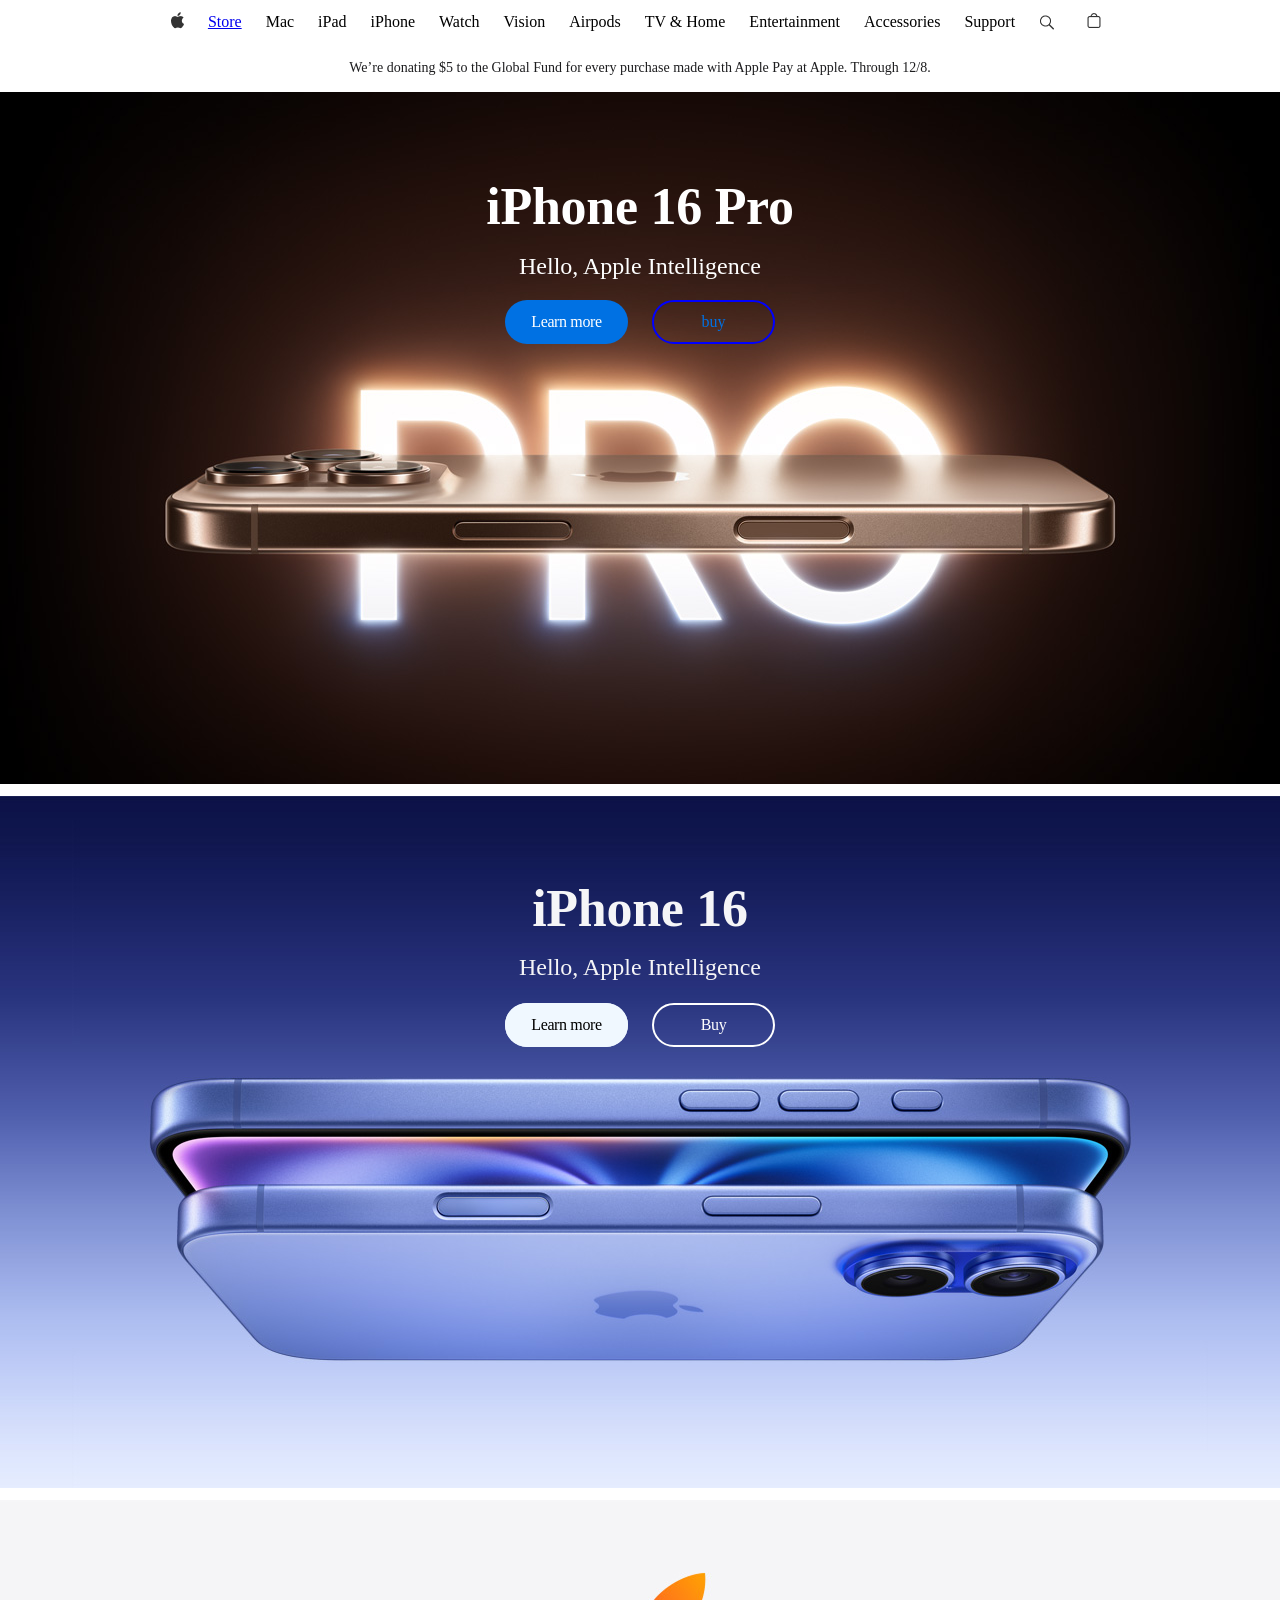
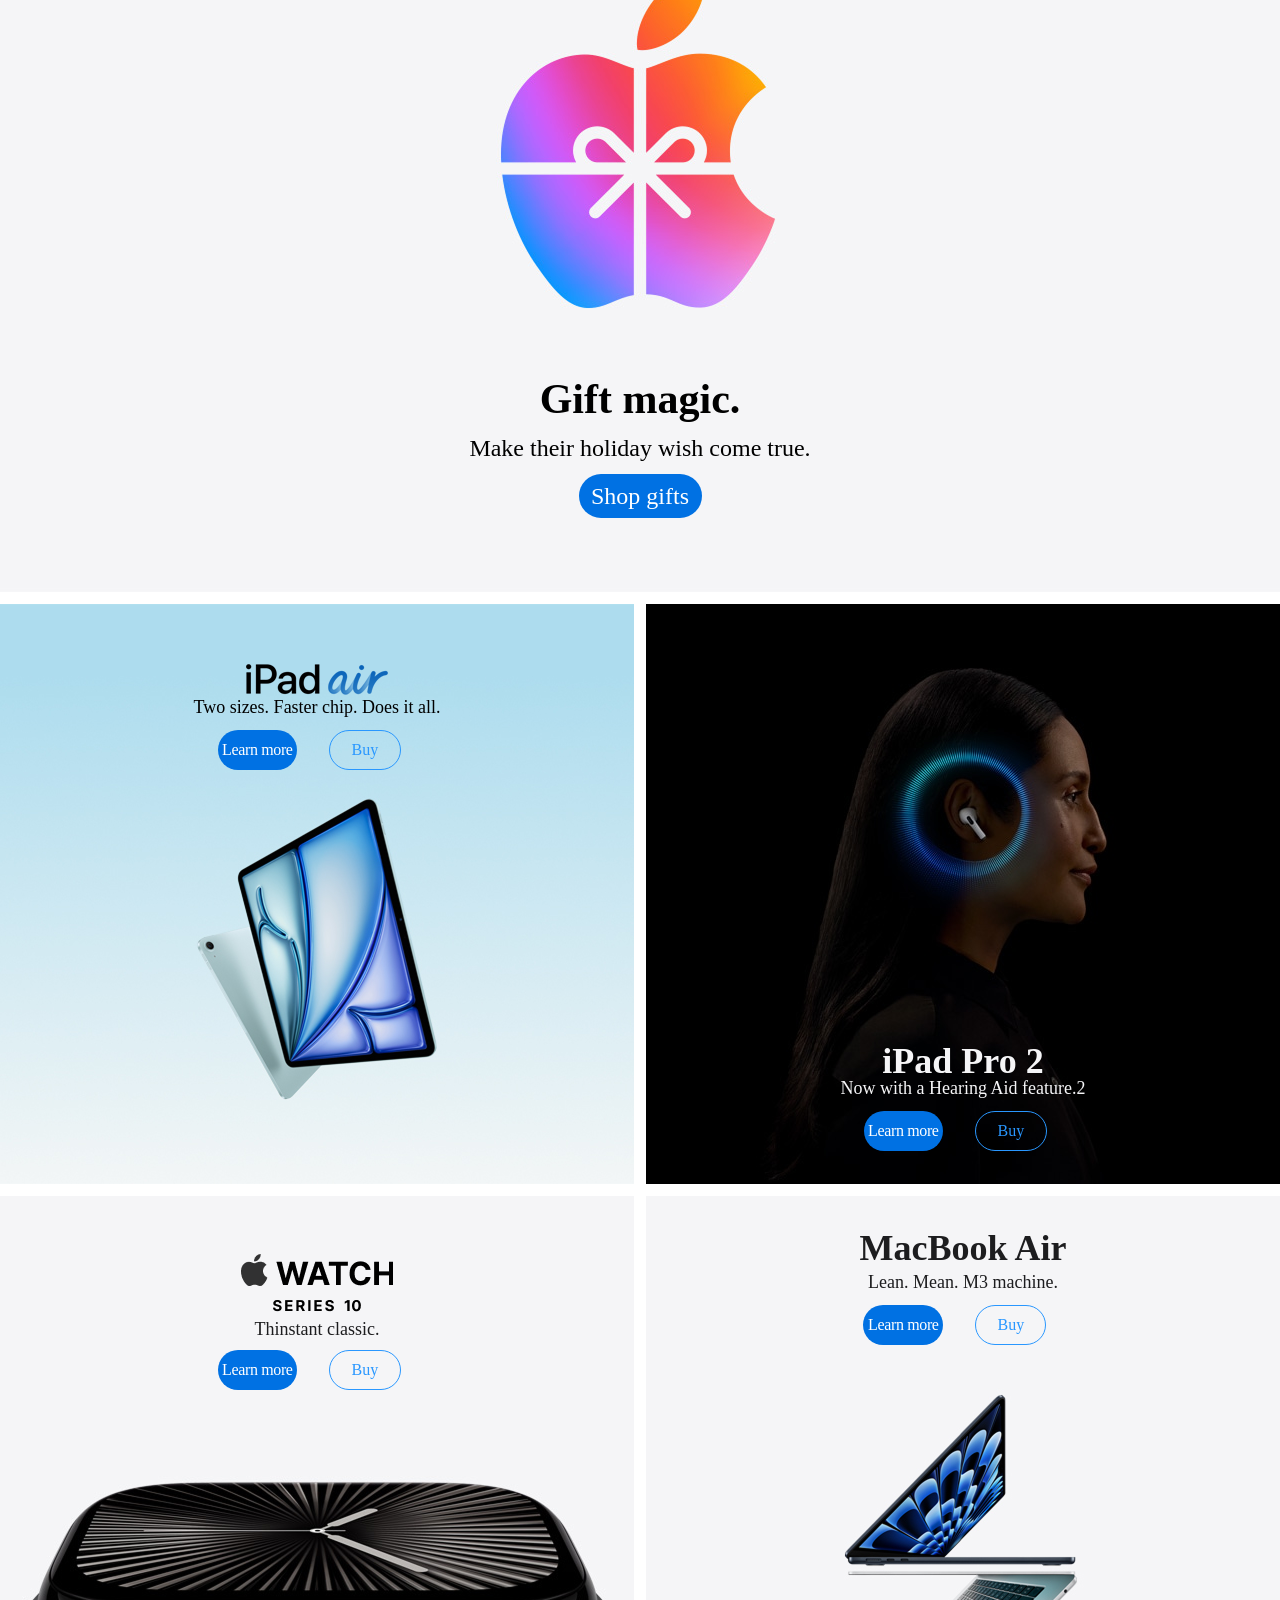
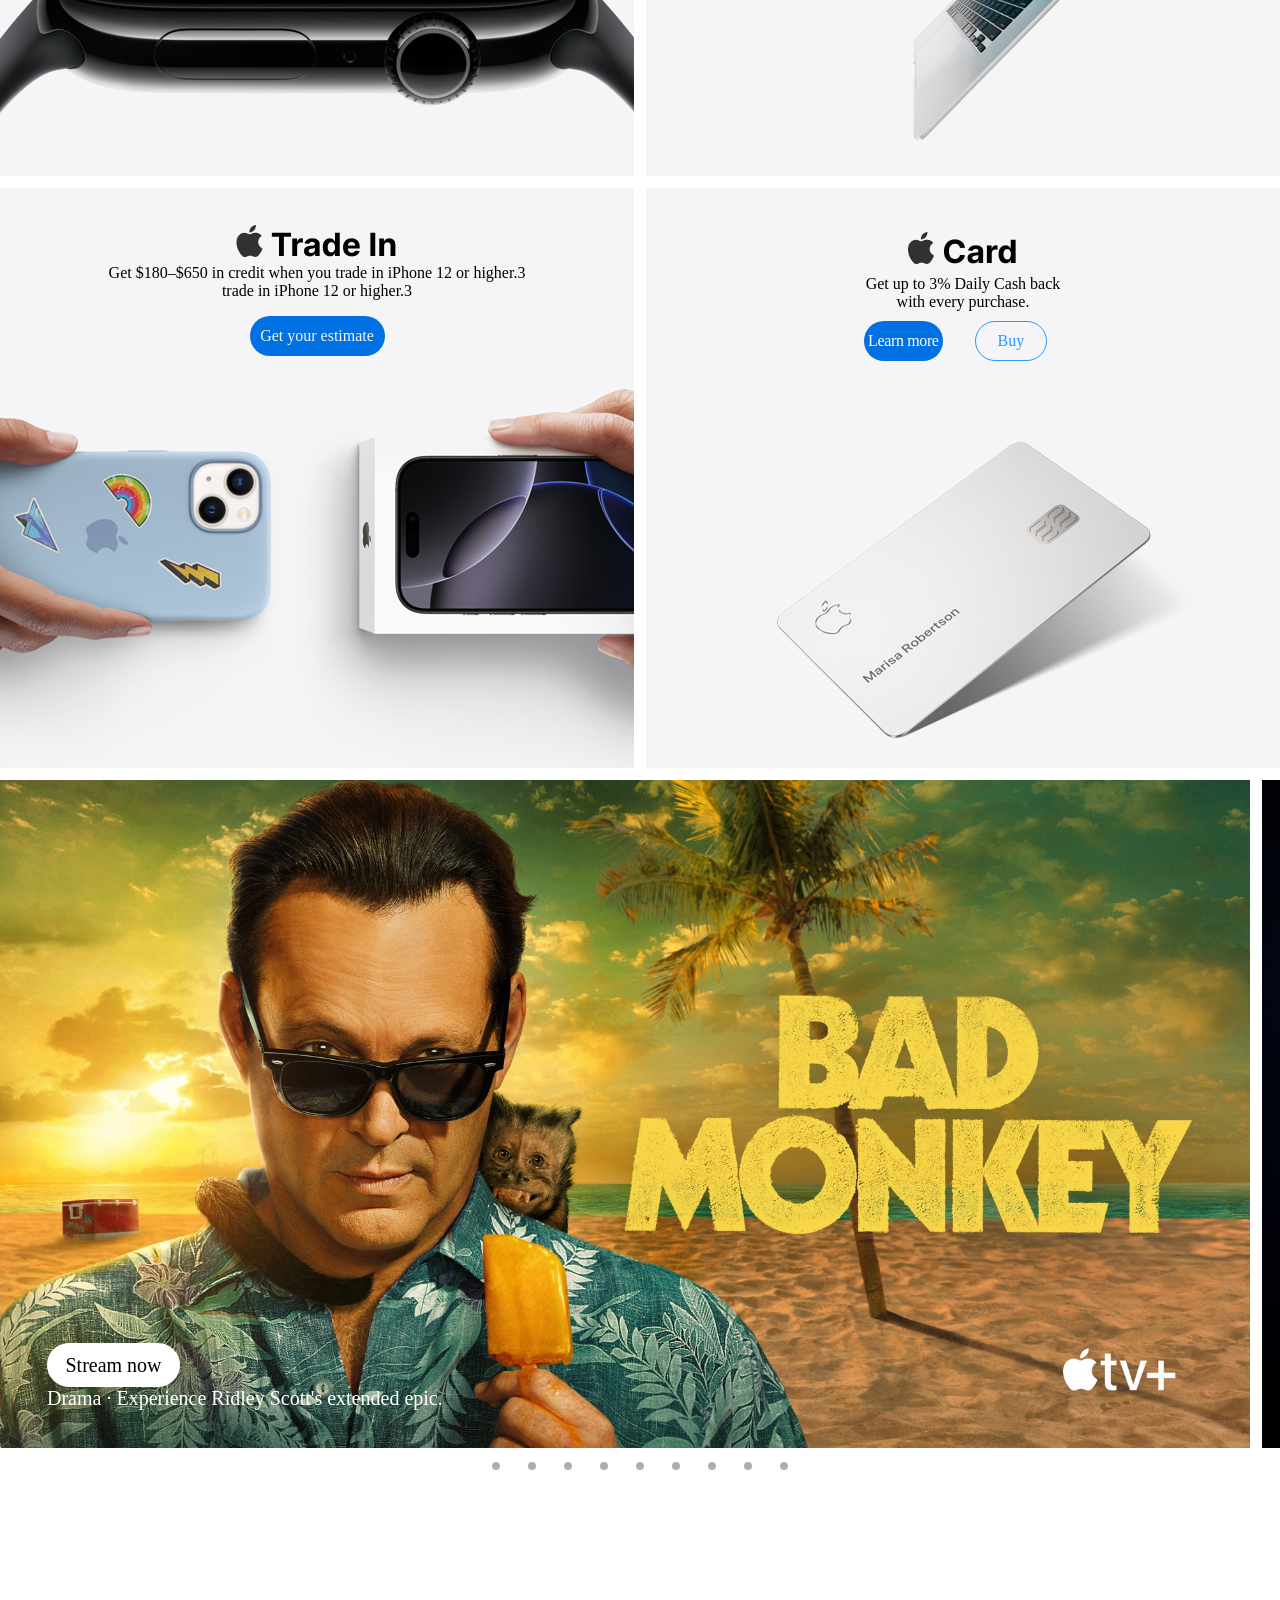
<file: index.html>
<!doctype html>
<html lang="en">
  <head>
    <meta charset="UTF-8" />
    <meta name="viewport" content="width=device-width, initial-scale=1.0" />
    <title>Document</title>
    <link rel="stylesheet" href="./apple.css" />
    <i class="fa-brands fa-apple"></i>
  </head>
  <body>
    <div class="header">
      <div class="head">
        <div class="apple-logo">
          <a href="index.html"><img src="apple-logo.png" alt="" /></a>
        </div>
        <div class="s"><a href="store.html">Store</a></div>
        <div class="s">Mac</div>
        <div class="s">iPad</div>
        <div class="s">iPhone</div>
        <div class="s">Watch</div>
        <div class="s">Vision</div>
        <div class="s">Airpods</div>
        <div class="s">TV & Home</div>
        <div class="s">Entertainment</div>
        <div class="s">Accessories</div>
        <div class="s">Support</div>
        <div class="search-icon"><img src="./search-icon.png" alt="" /></div>
        <div class="back"><img src="./Button - Shopping Bag.png" alt="" /></div>
      </div>
    </div>

    <div class="headbot">
      We’re donating $5 to the Global Fund for every purchase made with
      Apple Pay at Apple. Through 12/8.
    </div>
    <div class="zurag1">
      <div class="texts">
        <div class="zurag1title">iPhone 16 Pro</div>
        <div class="zurag1text">Hello, Apple Intelligence</div>
      </div>
      <div class="texts4">
        <div class="zurag1text1">Learn more</div>
        <div class="zurag1text2">buy</div>
      </div>
    </div>
    <div class="zurag2">
      <div class="zurag2text">iPhone 16</div>
      <div class="zurag2text1">Hello, Apple Intelligence</div>
      <div class="texts1">
        <div class="zurag2text2">
          <div class="zurag2text2">Learn more</div>
        </div>

        <div class="buy">Buy</div>
      </div>
    </div>
    <div class="zurag3">
      <div class="zurag3texts">
        <div class="zurag3text">Gift magic.</div>
        <div class="zurag3text1">Make their holiday wish come true.</div>
        <div class="zurag3text2">Shop gifts</div>
      </div>
    </div>
    <div class="fixphoto">
      <div class="photos">
        <div class="photo1">
          <div class="photo1alltext">
            <div class="photo1head1"></div>
            <div class="photo1text1">Two sizes. Faster chip. Does it all.</div>
            <div class="photo1texts1">
              <div class="photo1text2">Learn more</div>
              <div class="photo1text3">Buy</div>
            </div>
          </div>
        </div>
        <div class="photo2">
          <div class="photo2alltext">
            <div class="photo2text1">iPad Pro 2</div>
            <div class="photo2text2">Now with a Hearing Aid feature.2</div>
            <div class="photo1texts1">
              <div class="photo1text2">Learn more</div>
              <div class="photo1text3">Buy</div>
            </div>
          </div>
        </div>
      </div>
      <div class="photos2">
        <div class="photo3">
          <div class="photo3alltext">
            <div class="photo3text1"></div>
            <div class="photo3text2">Thinstant classic.</div>
            <div class="photo1texts1">
              <div class="photo1text2">Learn more</div>
              <div class="photo1text3">Buy</div>
            </div>
          </div>
        </div>
        <div class="photo4">
          <div class="photo4alltext">
            <div class="photo4text1">MacBook Air</div>
            <div class="photo4text2">Lean. Mean. M3 machine.</div>
            <div class="photo1texts1">
              <div class="photo1text2">Learn more</div>
              <div class="photo1text3">Buy</div>
            </div>
          </div>
        </div>
      </div>

      <div class="photos3">
        <div class="photo5">
          <div class="photo5alltext">
            <div class="photo5text1">
              <img src="./Frame 4 (1).png" alt="" />
            </div>
            <div class="photo5text2">
              Get $180–$650 in credit when you trade in iPhone 12 or higher.3
            </div>
            <div class="ter">trade in iPhone 12 or higher.3</div>
            <div class="getparent">
              <div class="getyour">Get your estimate</div>
            </div>
          </div>
        </div>
        <div class="photo6">
          <div class="photo6alltext">
            <div class="photo6text1">
              <img src="./Frame 4 (2).png" alt="" />
            </div>
            <div class="photo6text2">Get up to 3% Daily Cash back</div>
            <div>with every purchase.</div>
            <div class="photo1texts1">
              <div class="photo1text2">Learn more</div>
              <div class="photo1text3">Buy</div>
            </div>
          </div>
        </div>
      </div>
    </div>
    <div class="slide">
      <div
        id="item1"
        class="carousel-slide"
        style="--background-image: url(./appleslidphoto.jpg)"
        id="slide1"
      >
        <div class="carousel-info">
          <div class="carousel-info-button">Stream now</div>
          <span class="carousel-genre">Drama</span>
          <span class="carousel-separator">·</span>
          <span class="carousel-description"
            >Experience Ridley Scott's extended epic.</span
          >
        </div>
      </div>

      <div
        id="item2"
        class="carousel-slide"
        style="--background-image: url(./baseball.jpg)"
        id="slide2"
      >
        <div class="carousel-info">
          <div class="carousel-button">Stream now</div>
          <span class="carousel-genre">Comedy</span>
          <span class="carousel-separator">·</span>
          <span class="carousel-description">The shady side of paradise.</span>
        </div>
      </div>

      <div
        id="item3"
        class="carousel-slide"
        style="--background-image: url(./k-pop-idols.jpg)"
        id="slide3"
      >
        <div class="carousel-info">
          <div class="carousel-info-button">Stream now</div>
          <span class="carousel-genre">Action</span>
          <span class="carousel-separator">·</span>
          <span class="carousel-description">Worst. Heist. Ever.</span>
        </div>
      </div>

      <div
        id="item4"
        class="carousel-slide"
        style="background-image: url(./lady-in-the-lake1.jpg)"
        id="slide4"
      >
        <div class="carousel-info">
          <div class="carousel-info-button">Stream now</div>
          <span class="carousel-genre">Documentary</span>
          <span class="carousel-separator">·</span>
          <span class="carousel-description"
            >All that glitters isn't gold.</span
          >
        </div>
      </div>

      <div
        id="item5"
        class="carousel-slide"
        style="background-image: url(./morning-show.jpg)"
        id="slide5"
      >
        <div class="carousel-info">
          <div class="carousel-info-button">Stream now</div>
          <span class="carousel-description"
            >Watch Messi, every club, and every match--live.</span
          >
        </div>
      </div>

      <div
        id="item6"
        class="carousel-slide"
        style="--background-image: url(./napoleon.jpg)"
        id="slide6"
      >
        <div class="carousel-info">
          <div class="carousel-info-button">Stream now</div>
          <span class="carousel-genre">Crime</span>
          <span class="carousel-separator">·</span>
          <span class="carousel-description">Presume nothing.</span>
        </div>
      </div>

      <div
        id="item7"
        class="carousel-slide"
        style="--background-image: url(./pachinko.jpg)"
        id="slide7"
      >
        <div class="carousel-info">
          <div class="carousel-info-button">Stream now</div>
          <span class="carousel-genre">Drama</span>
          <span class="carousel-separator">·</span>
          <span class="carousel-description">New season.</span>
        </div>
      </div>

      <div
        id="item8"
        class="carousel-slide"
        style="--background-image: url(./pressumed-innocent.jpg)"
        id="slide8"
      >
        <div class="carousel-info">
          <div class="carousel-button">See the schedule</div>
          <span class="carousel-description"
            >Live MLB games, every Friday.</span
          >
        </div>

        <div
          id="item9"
          class="carousel-slide"
          style="--background-image: url(./season-pass.jpg)"
          id="slide9"
        >
          <div class="carousel-info">
            <div class="carousel-info-button">Stream now</div>
            <span class="carousel-genre">Thriller</span>
            <span class="carousel-separator">·</span>
            <span class="carousel-description"
              >Natalie Portman and Moses Ingram star in a visionary noir
              thriller.</span
            >
          </div>
        </div>
      </div>
    </div>
    <div class="bullets">
      <a href="#item1" class="bullet"></a>
      <a href="#item2" class="bullet"></a>
      <a href="#item3" class="bullet"></a>
      <a href="#item4" class="bullet"></a>
      <a href="#item5" class="bullet"></a>
      <a href="#item6" class="bullet"></a>
      <a href="#item7" class="bullet"></a>
      <a href="#item8" class="bullet"></a>
      <a href="#item9" class="bullet"></a>
    </div>
    <div class="slider-wrapper">
      <div class="slider">
        <div
          class="slider-item"
          style="--item: 1; --bg-color: rgb(20, 40, 56); --color: white"
        >
          <div class="slider-content">
            <div class="slider-image-small">
              <img class="slider-image" src="./1.jpg" alt="R&B Now" />
            </div>
            <p class="slider-title">R&B Now</p>
            <div class="slider-overlay">
              <button class="slider-button">Listen Now</button>
            </div>
          </div>
        </div>

        <div
          class="slider-item"
          style="--item: 2; --bg-color: #eae6e1; --color: black"
        >
          <div class="slider-content">
            <div class="slider-image-small">
              <img class="slider-image" src="./2.jpg" alt="Today's Country" />
            </div>
            <p class="slider-title">Today's Country</p>
            <div class="slider-overlay">
              <button class="slider-button">Listen Now</button>
            </div>
          </div>
        </div>

        <div class="slider-item" style="--item: 3">
          <div class="slider-content">
            <div class="slider-image-full">
              <img
                class="slider-image"
                src="./gurav.jpg"
                alt="Football Manager 2024 Touch"
              />
            </div>
            <p class="slider-caption">Football Manager 2024 Touch</p>
            <div class="slider-overlay">
              <button class="slider-button">Listen Now</button>
            </div>
          </div>
        </div>

        <div class="slider-item" style="--item: 4">
          <div class="slider-content">
            <div class="slider-image-full">
              <img
                class="slider-image"
                src="./four.jpg"
                alt="6 Weeks to Restart Your Fitness"
              />
            </div>
            <p class="slider-caption">6 Weeks to Restart Your Fitness</p>
            <div class="slider-overlay">
              <button class="slider-button">Listen Now</button>
            </div>
          </div>
        </div>

        <div class="slider-item" style="--item: 5">
          <div class="slider-content">
            <div class="slider-image-full">
              <img
                class="slider-image"
                src="five.jpg"
                alt="NBA 2k25 Arcade Edition"
              />
            </div>
            <p class="slider-caption">NBA 2k25 Arcade Edition</p>
            <div class="slider-overlay">
              <button class="slider-button">Listen Now</button>
            </div>
          </div>
        </div>

        <div class="slider-item" style="--item: 6">
          <div class="slider-content">
            <div class="slider-image-full">
              <img
                class="slider-image"
                src="./six.jpg"
                alt="Strength with Kyle"
              />
            </div>
            <p class="slider-caption">Strength with Kyle</p>
            <div class="slider-overlay">
              <button class="slider-button">Listen Now</button>
            </div>
          </div>
        </div>

        <div class="slider-item" style="--item: 7">
          <div class="slider-content">
            <div class="slider-image-full">
              <img
                class="slider-image"
                src="./seven.jpg"
                alt="Run your first 5K"
              />
            </div>
            <p class="slider-caption">Run your first 5K</p>
            <div class="slider-overlay">
              <button class="slider-button">Listen Now</button>
            </div>
          </div>
        </div>

        <div class="slider-item" style="--item: 8">
          <div class="slider-content">
            <div class="slider-image-small">
              <img
                class="slider-image"
                src="./egt.jpg"
                alt="Today's Indie Rock"
              />
            </div>
            <p class="slider-title">Today's Indie Rock</p>
            <div class="slider-overlay">
              <button class="slider-button">Listen Now</button>
            </div>
          </div>
        </div>

        <div class="slider-item" style="--item: 9">
          <div class="slider-content">
            <div class="slider-image-full">
              <img
                class="slider-image"
                src="./nine.jpg"
                alt="Hello Kitty Island Adventure"
              />
            </div>
            <p class="slider-caption">Hello Kitty Island Adventure</p>
            <div class="slider-overlay">
              <button class="slider-button">Listen Now</button>
            </div>
          </div>
        </div>

        <div
          class="slider-item"
          style="--item: 10; --bg-color: rgb(38, 38, 38)"
        >
          <div class="slider-content">
            <div class="slider-image-small">
              <img
                class="slider-image"
                src="./ten.jpg"
                alt="Strength with Kyle"
              />
            </div>
            <p class="slider-title">Strength with Kyle</p>
            <div class="slider-overlay">
              <button class="slider-button">Listen Now</button>
            </div>
          </div>
        </div>
      </div>
    </div>
  </body>
</html>
</file>
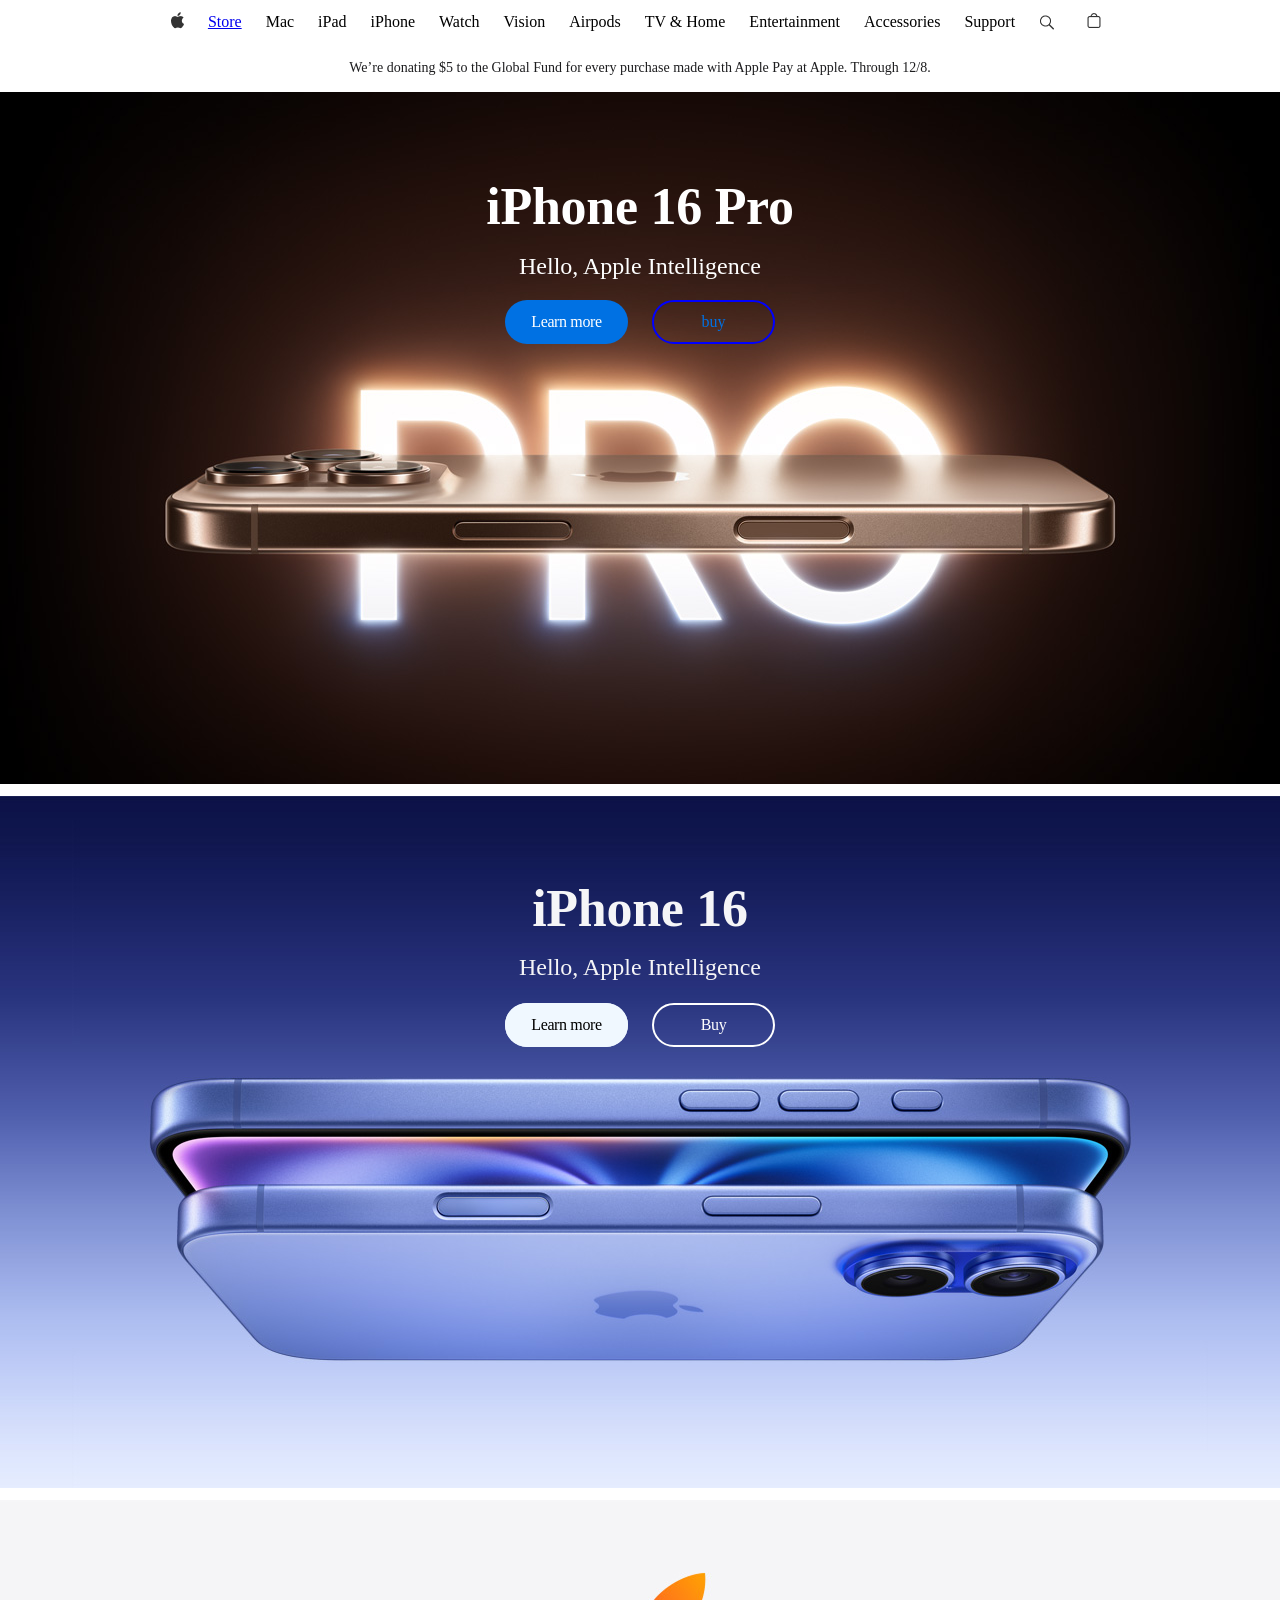
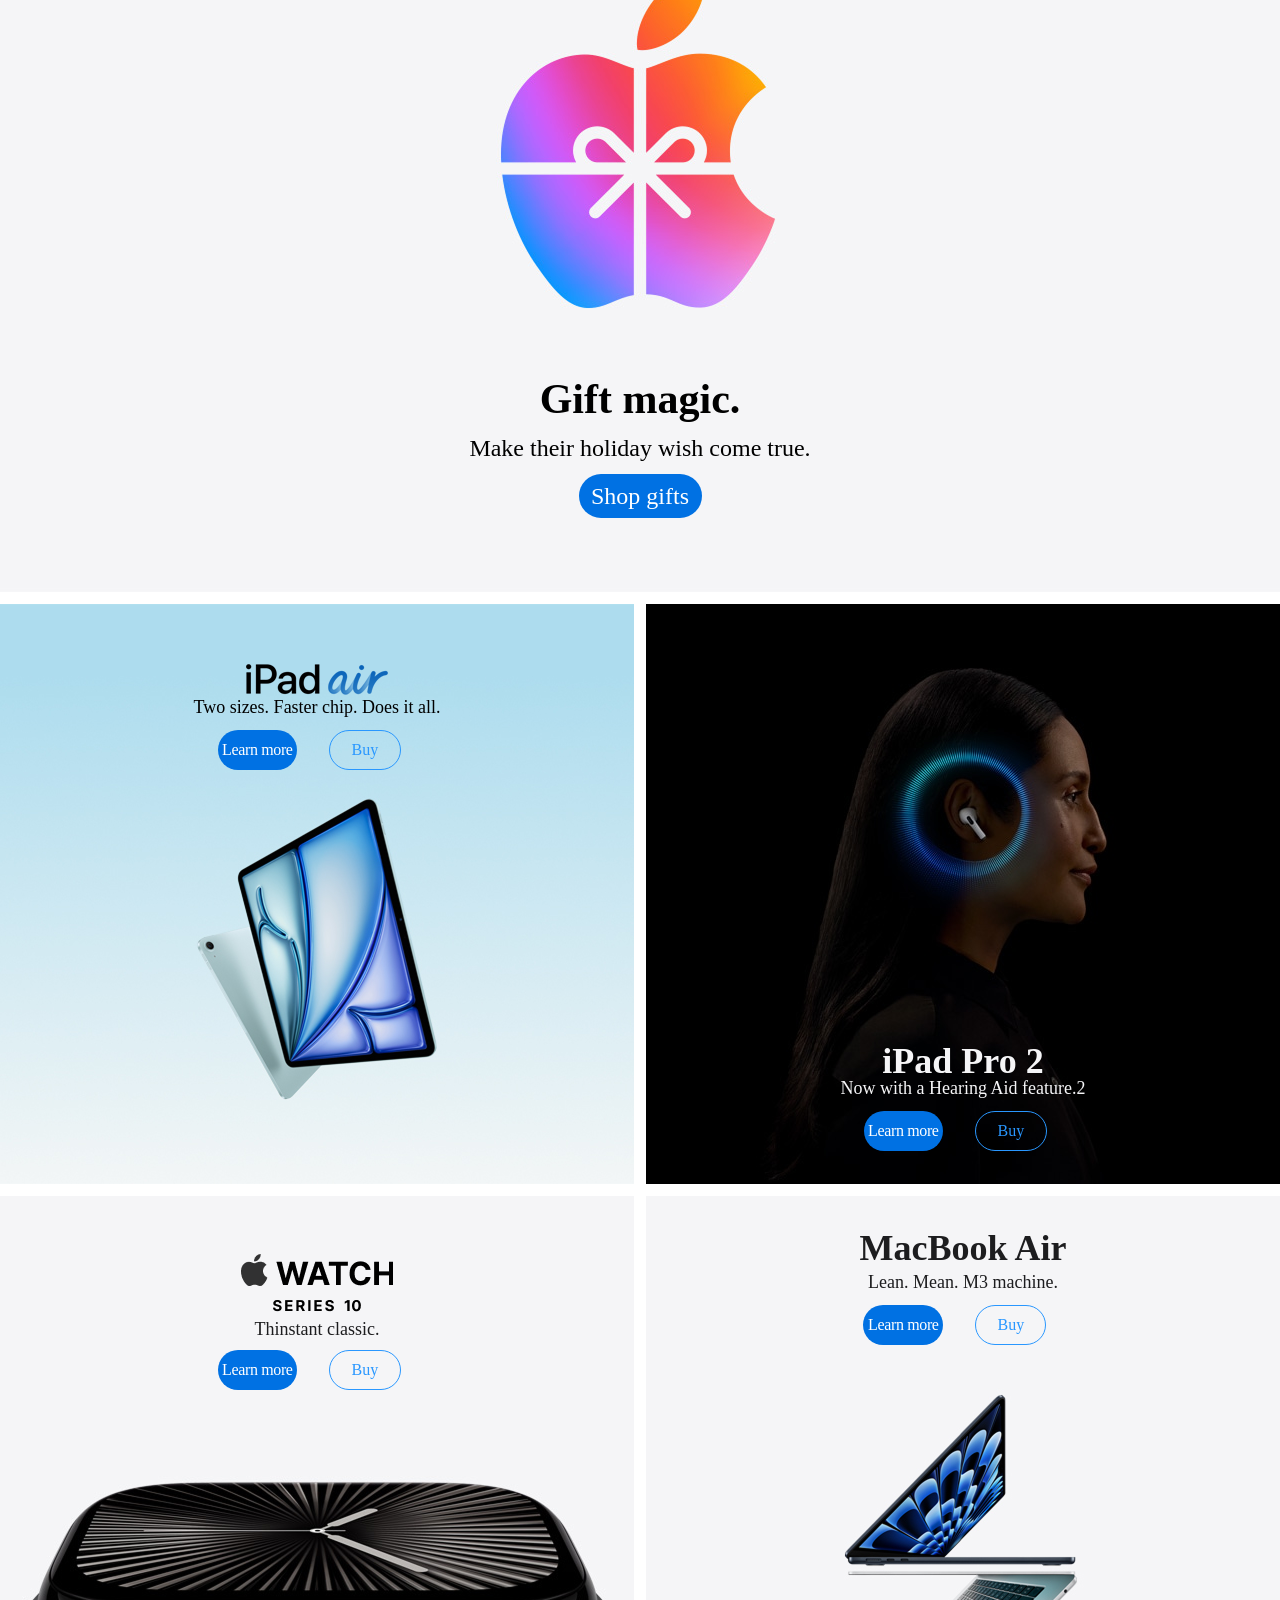
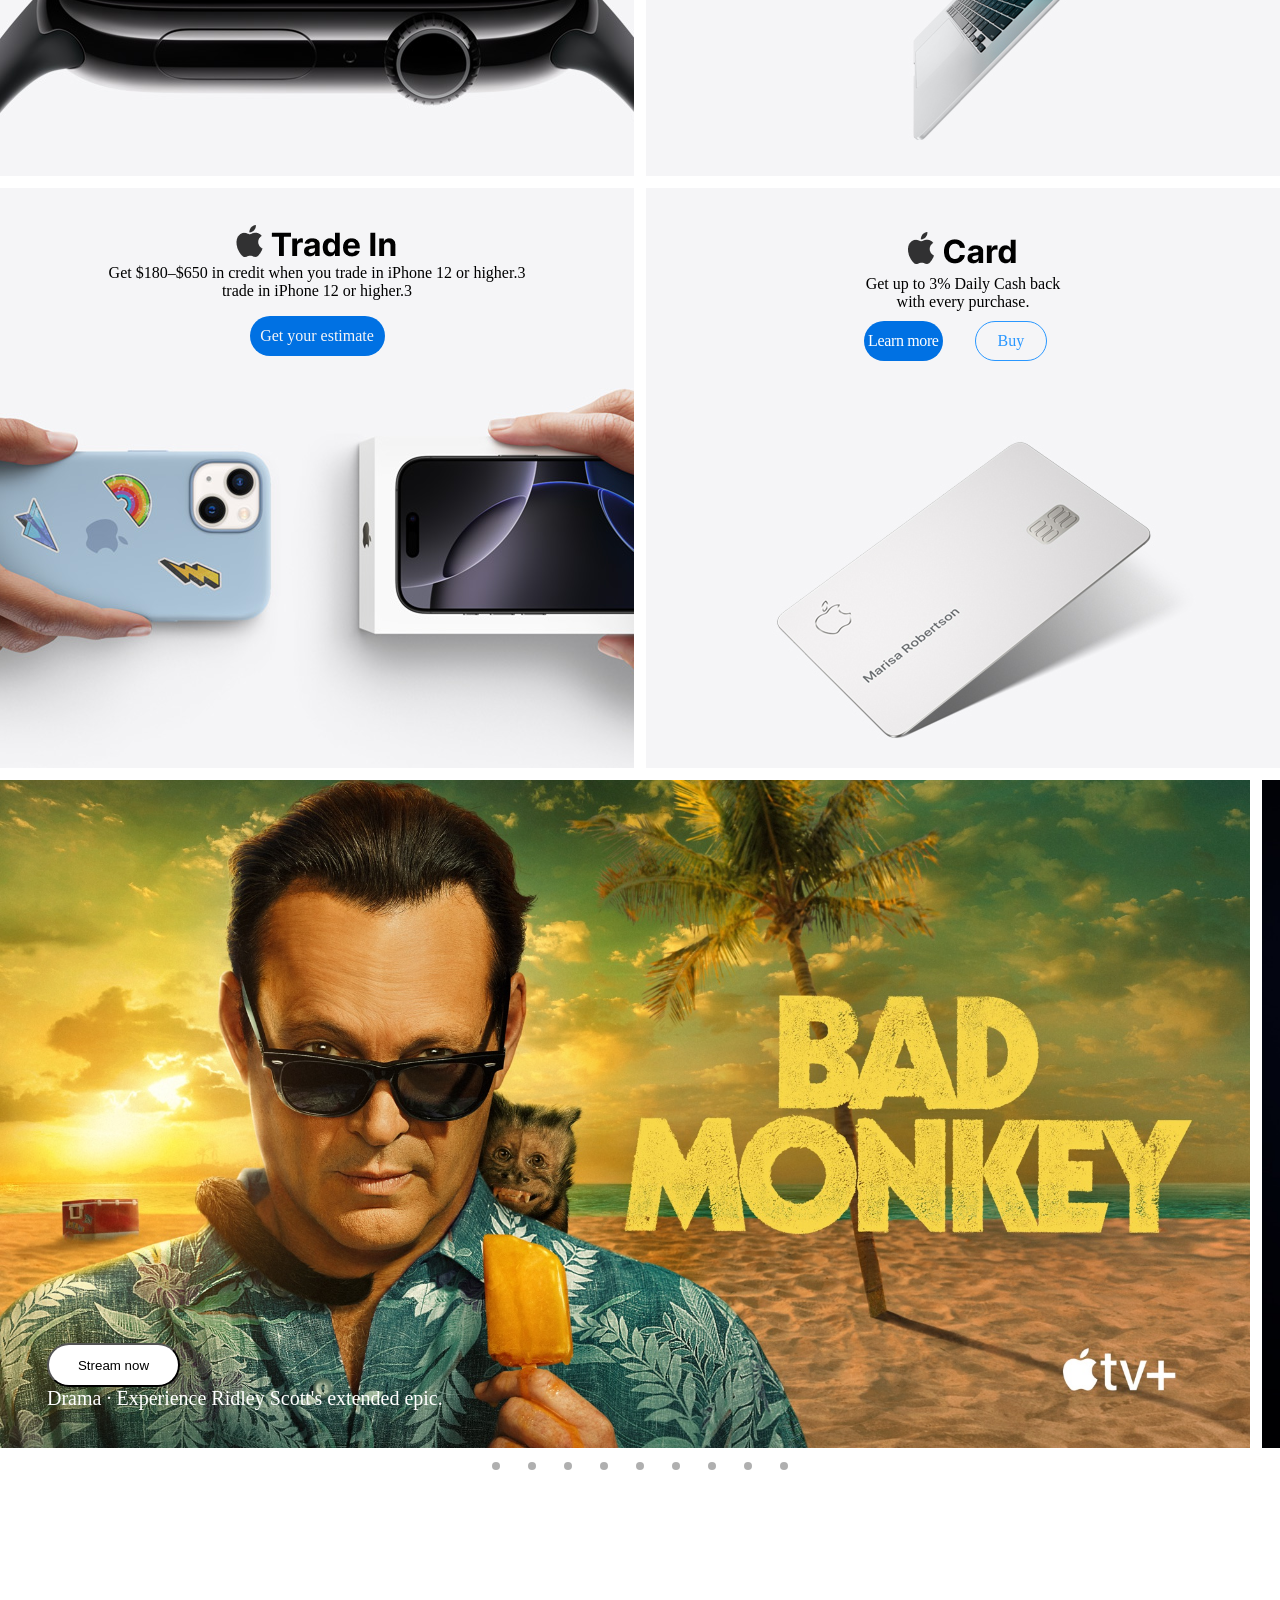
<file: apple.html>
<!doctype html>
<html lang="en">
  <head>
    <meta charset="UTF-8" />
    <meta name="viewport" content="width=device-width, initial-scale=1.0" />
    <title>Document</title>
    <link rel="stylesheet" href="./apple.css" />
    <i class="fa-brands fa-apple"></i>
  </head>
  <body>
    <div class="header">
      <div class="head">
        <div class="apple-logo"><img src="./apple-logo.png" alt="" /></div>
        <div class="s"><a href="store.html">Store</a></div>
        <div class="s">Mac</div>
        <div class="s">iPad</div>
        <div class="s">iPhone</div>
        <div class="s">Watch</div>
        <div class="s">Vision</div>
        <div class="s">Airpods</div>
        <div class="s">TV & Home</div>
        <div class="s">Entertainment</div>
        <div class="s">Accessories</div>
        <div class="s">Support</div>
        <div class="search-icon"><img src="./search-icon.png" alt="" /></div>
        <div class="back"><img src="./Button - Shopping Bag.png" alt="" /></div>
      </div>
    </div>

    <div class="headbot">
      We’re donating $5 to the Global Fund for every purchase made with
      Apple Pay at Apple. Through 12/8.
    </div>
    <div class="zurag1">
      <div class="texts">
        <div class="zurag1title">iPhone 16 Pro</div>
        <div class="zurag1text">Hello, Apple Intelligence</div>
      </div>
      <div class="texts4">
        <div class="zurag1text1">Learn more</div>
        <div class="zurag1text2">buy</div>
      </div>
    </div>
    <div class="zurag2">
      <div class="zurag2text">iPhone 16</div>
      <div class="zurag2text1">Hello, Apple Intelligence</div>
      <div class="texts1">
        <div class="zurag2text2">
          <div class="zurag2text2">Learn more</div>
        </div>

        <div class="buy">Buy</div>
      </div>
    </div>
    <div class="zurag3">
      <div class="zurag3texts">
        <div class="zurag3text">Gift magic.</div>
        <div class="zurag3text1">Make their holiday wish come true.</div>
        <div class="zurag3text2">Shop gifts</div>
      </div>
    </div>
    <div class="fixphoto">
      <div class="photos">
        <div class="photo1">
          <div class="photo1alltext">
            <div class="photo1head1"></div>
            <div class="photo1text1">Two sizes. Faster chip. Does it all.</div>
            <div class="photo1texts1">
              <div class="photo1text2">Learn more</div>
              <div class="photo1text3">Buy</div>
            </div>
          </div>
        </div>
        <div class="photo2">
          <div class="photo2alltext">
            <div class="photo2text1">iPad Pro 2</div>
            <div class="photo2text2">Now with a Hearing Aid feature.2</div>
            <div class="photo1texts1">
              <div class="photo1text2">Learn more</div>
              <div class="photo1text3">Buy</div>
            </div>
          </div>
        </div>
      </div>
      <div class="photos2">
        <div class="photo3">
          <div class="photo3alltext">
            <div class="photo3text1"></div>
            <div class="photo3text2">Thinstant classic.</div>
            <div class="photo1texts1">
              <div class="photo1text2">Learn more</div>
              <div class="photo1text3">Buy</div>
            </div>
          </div>
        </div>
        <div class="photo4">
          <div class="photo4alltext">
            <div class="photo4text1">MacBook Air</div>
            <div class="photo4text2">Lean. Mean. M3 machine.</div>
            <div class="photo1texts1">
              <div class="photo1text2">Learn more</div>
              <div class="photo1text3">Buy</div>
            </div>
          </div>
        </div>
      </div>

      <div class="photos3">
        <div class="photo5">
          <div class="photo5alltext">
            <div class="photo5text1">
              <img src="./Frame 4 (1).png" alt="" />
            </div>
            <div class="photo5text2">
              Get $180–$650 in credit when you trade in iPhone 12 or higher.3
            </div>
            <div class="ter">trade in iPhone 12 or higher.3</div>
            <div class="getparent">
              <div class="getyour">Get your estimate</div>
            </div>
          </div>
        </div>
        <div class="photo6">
          <div class="photo6alltext">
            <div class="photo6text1">
              <img src="./Frame 4 (2).png" alt="" />
            </div>
            <div class="photo6text2">Get up to 3% Daily Cash back</div>
            <div>with every purchase.</div>
            <div class="photo1texts1">
              <div class="photo1text2">Learn more</div>
              <div class="photo1text3">Buy</div>
            </div>
          </div>
        </div>
      </div>
    </div>
    <div class="slide">
      <div
        id="item1"
        class="carousel-slide"
        style="--background-image: url(./appleslidphoto.jpg)"
        id="slide1"
      >
        <div class="carousel-info">
          <button class="carousel-info-button">Stream now</button>
          <span class="carousel-genre">Drama</span>
          <span class="carousel-separator">·</span>
          <span class="carousel-description"
            >Experience Ridley Scott's extended epic.</span
          >
        </div>
      </div>

      <div
        id="item2"
        class="carousel-slide"
        style="--background-image: url(./baseball.jpg)"
        id="slide2"
      >
        <div class="carousel-info">
          <button class="carousel-button">Stream now</button>
          <span class="carousel-genre">Comedy</span>
          <span class="carousel-separator">·</span>
          <span class="carousel-description">The shady side of paradise.</span>
        </div>
      </div>

      <div
        id="item3"
        class="carousel-slide"
        style="--background-image: url(./k-pop-idols.jpg)"
        id="slide3"
      >
        <div class="carousel-info">
          <button class="carousel-info-button">Stream now</button>
          <span class="carousel-genre">Action</span>
          <span class="carousel-separator">·</span>
          <span class="carousel-description">Worst. Heist. Ever.</span>
        </div>
      </div>

      <div
        id="item4"
        class="carousel-slide"
        style="background-image: url(./lady-in-the-lake1.jpg)"
        id="slide4"
      >
        <div class="carousel-info">
          <button class="carousel-info-button">Stream now</button>
          <span class="carousel-genre">Documentary</span>
          <span class="carousel-separator">·</span>
          <span class="carousel-description"
            >All that glitters isn't gold.</span
          >
        </div>
      </div>

      <div
        id="item5"
        class="carousel-slide"
        style="background-image: url(./morning-show.jpg)"
        id="slide5"
      >
        <div class="carousel-info">
          <button class="carousel-info-button">Stream now</button>
          <span class="carousel-description"
            >Watch Messi, every club, and every match--live.</span
          >
        </div>
      </div>

      <div
        id="item6"
        class="carousel-slide"
        style="--background-image: url(./napoleon.jpg)"
        id="slide6"
      >
        <div class="carousel-info">
          <button class="carousel-info-button">Stream now</button>
          <span class="carousel-genre">Crime</span>
          <span class="carousel-separator">·</span>
          <span class="carousel-description">Presume nothing.</span>
        </div>
      </div>

      <div
        id="item7"
        class="carousel-slide"
        style="--background-image: url(./pachinko.jpg)"
        id="slide7"
      >
        <div class="carousel-info">
          <button class="carousel-info-button">Stream now</button>
          <span class="carousel-genre">Drama</span>
          <span class="carousel-separator">·</span>
          <span class="carousel-description">New season.</span>
        </div>
      </div>

      <div
        id="item8"
        class="carousel-slide"
        style="--background-image: url(./pressumed-innocent.jpg)"
        id="slide8"
      >
        <div class="carousel-info">
          <button class="carousel-button">See the schedule</button>
          <span class="carousel-description"
            >Live MLB games, every Friday.</span
          >
        </div>

        <div
          id="item9"
          class="carousel-slide"
          style="--background-image: url(./season-pass.jpg)"
          id="slide9"
        >
          <div class="carousel-info">
            <button class="carousel-info-button">Stream now</button>
            <span class="carousel-genre">Thriller</span>
            <span class="carousel-separator">·</span>
            <span class="carousel-description"
              >Natalie Portman and Moses Ingram star in a visionary noir
              thriller.</span
            >
          </div>
        </div>
      </div>
    </div>
    <div class="bullets">
      <a href="#item1" class="bullet"></a>
      <a href="#item2" class="bullet"></a>
      <a href="#item3" class="bullet"></a>
      <a href="#item4" class="bullet"></a>
      <a href="#item5" class="bullet"></a>
      <a href="#item6" class="bullet"></a>
      <a href="#item7" class="bullet"></a>
      <a href="#item8" class="bullet"></a>
      <a href="#item9" class="bullet"></a>
    </div>
    <div class="slider-wrapper">
      <div class="slider">
        <div
          class="slider-item"
          style="--item: 1; --bg-color: rgb(20, 40, 56); --color: white"
        >
          <div class="slider-content">
            <div class="slider-image-small">
              <img class="slider-image" src="./1.jpg" alt="R&B Now" />
            </div>
            <p class="slider-title">R&B Now</p>
            <div class="slider-overlay">
              <button class="slider-button">Listen Now</button>
            </div>
          </div>
        </div>

        <div
          class="slider-item"
          style="--item: 2; --bg-color: #eae6e1; --color: black"
        >
          <div class="slider-content">
            <div class="slider-image-small">
              <img class="slider-image" src="./2.jpg" alt="Today's Country" />
            </div>
            <p class="slider-title">Today's Country</p>
            <div class="slider-overlay">
              <button class="slider-button">Listen Now</button>
            </div>
          </div>
        </div>

        <div class="slider-item" style="--item: 3">
          <div class="slider-content">
            <div class="slider-image-full">
              <img
                class="slider-image"
                src="./gurav.jpg"
                alt="Football Manager 2024 Touch"
              />
            </div>
            <p class="slider-caption">Football Manager 2024 Touch</p>
            <div class="slider-overlay">
              <button class="slider-button">Listen Now</button>
            </div>
          </div>
        </div>

        <div class="slider-item" style="--item: 4">
          <div class="slider-content">
            <div class="slider-image-full">
              <img
                class="slider-image"
                src="./four.jpg"
                alt="6 Weeks to Restart Your Fitness"
              />
            </div>
            <p class="slider-caption">6 Weeks to Restart Your Fitness</p>
            <div class="slider-overlay">
              <button class="slider-button">Listen Now</button>
            </div>
          </div>
        </div>

        <div class="slider-item" style="--item: 5">
          <div class="slider-content">
            <div class="slider-image-full">
              <img
                class="slider-image"
                src="five.jpg"
                alt="NBA 2k25 Arcade Edition"
              />
            </div>
            <p class="slider-caption">NBA 2k25 Arcade Edition</p>
            <div class="slider-overlay">
              <button class="slider-button">Listen Now</button>
            </div>
          </div>
        </div>

        <div class="slider-item" style="--item: 6">
          <div class="slider-content">
            <div class="slider-image-full">
              <img
                class="slider-image"
                src="./six.jpg"
                alt="Strength with Kyle"
              />
            </div>
            <p class="slider-caption">Strength with Kyle</p>
            <div class="slider-overlay">
              <button class="slider-button">Listen Now</button>
            </div>
          </div>
        </div>

        <div class="slider-item" style="--item: 7">
          <div class="slider-content">
            <div class="slider-image-full">
              <img
                class="slider-image"
                src="./seven.jpg"
                alt="Run your first 5K"
              />
            </div>
            <p class="slider-caption">Run your first 5K</p>
            <div class="slider-overlay">
              <button class="slider-button">Listen Now</button>
            </div>
          </div>
        </div>

        <div class="slider-item" style="--item: 8">
          <div class="slider-content">
            <div class="slider-image-small">
              <img
                class="slider-image"
                src="./egt.jpg"
                alt="Today's Indie Rock"
              />
            </div>
            <p class="slider-title">Today's Indie Rock</p>
            <div class="slider-overlay">
              <button class="slider-button">Listen Now</button>
            </div>
          </div>
        </div>

        <div class="slider-item" style="--item: 9">
          <div class="slider-content">
            <div class="slider-image-full">
              <img
                class="slider-image"
                src="./nine.jpg"
                alt="Hello Kitty Island Adventure"
              />
            </div>
            <p class="slider-caption">Hello Kitty Island Adventure</p>
            <div class="slider-overlay">
              <button class="slider-button">Listen Now</button>
            </div>
          </div>
        </div>

        <div
          class="slider-item"
          style="--item: 10; --bg-color: rgb(38, 38, 38)"
        >
          <div class="slider-content">
            <div class="slider-image-small">
              <img
                class="slider-image"
                src="./ten.jpg"
                alt="Strength with Kyle"
              />
            </div>
            <p class="slider-title">Strength with Kyle</p>
            <div class="slider-overlay">
              <button class="slider-button">Listen Now</button>
            </div>
          </div>
        </div>
      </div>
    </div>
  </body>
</html>
</file>
<file: apple.css>
* {
  margin: 0;
  padding: 0;
  box-sizing: border-box; /* Хамгийн чухал нь: padding өгсөн ч элемент томордоггүй */
}

html,
body {
  width: 100%;
  overflow-x: hidden; /* Хөндлөн тийшээ гүйхийг бүрмөсөн хаана */
  position: relative;
}
.body {
  margin: 0px;
  padding: 0px;
  display: flex;
  align-items: center;
  justify-content: center;
}
header {
  height: 44px;
  align-items: center;
  justify-content: center;
  display: flex;
  font-family:
    -apple-system, BlinkMacSystemFont, "Segoe UI", Roboto, Oxygen, Ubuntu,
    Cantarell, "Open Sans", "Helvetica Neue", sans-serif;
  font-size: 14px;
  top: 0;
  z-index: 10;
  inset-inline: 0;
  gap: 24px;
  background-color: #f5f5f7;
}
.head {
  display: flex;
  justify-content: center;
  align-items: center;
  gap: 24px;
  height: 44px;
}

.headbot {
  background-color: #ffffff;
  display: flex;
  justify-content: center;
  align-items: center;
  gap: 24px;
  font-size: 14px;
  color: #1d1d1f;
  font-weight: 500;
  padding: 16px 31px;
  text-align: center;
}
.zurag1 {
  background-image: url(./zurag1.png);
  padding: top 50px;
  width: 100vw;
  height: 692px;
  text-align: center;
  margin-bottom: 12px;
  flex-direction: column;
  background-size: cover;
  padding-block: 55px 36px;
  background-position: center;
  background-repeat: no-repeat;
}
.zurag1title {
  font-size: 42px;
  font-weight: 600;
  color: white;
  display: flex;
  justify-content: center;
  align-items: center;
  text-align: center;
  padding-top: 30px;
  font-family: Inter;
  font-weight: 600;
  font-style: Semi Bold;
  font-size: 52px;
  leading-trim: NONE;
  line-height: 60px;
  letter-spacing: -0.28px;
  text-align: center;
  vertical-align: middle;
}
.zurag1text {
  font-size: 24px;
  font-weight: 400;
  color: white;
  display: flex;
  justify-content: center;
  align-items: center;
  text-align: center;
  font-family: "Inter", serif;
  padding-top: 16px;
}
.zurag1text1 {
  color: white;
  display: flex;
  justify-content: center;
  background-color: #0071e3;
  border-radius: 9999px;
  width: 123px;
  height: 44px;
  align-items: center;
  font-family: Inter;
  font-weight: 400;
  font-style: Regular;
  font-size: 16px;
  leading-trim: NONE;
  line-height: 20px;
  letter-spacing: -0.37px;
  text-align: center;
  vertical-align: middle;
}
.zurag1text2 {
  color: #0071e3;
  display: flex;
  justify-content: center;
  background-color: none;
  border-radius: 9999px;
  width: 123px;
  height: 44px;
  align-items: center;
  border: 2px solid blue;
}
.texts4 {
  display: flex;
  justify-content: center;
  align-items: center;
  flex-direction: row;
  gap: 24px;
  margin-top: 20px;
}

.zurag2 {
  width: 100vw;
  height: 692px;
  text-align: center;
  margin-bottom: 12px;
  flex-direction: column;
  background-size: cover;
  padding-block: 55px 36px;
  background-position: center;
  background-repeat: no-repeat;
  background-size: cover;
  background-position: center;
  background-image: url(./zurag2.png);
}
.zurag2text {
  font-size: 42px;
  font-weight: 600;
  display: flex;
  justify-content: center;
  align-items: center;
  text-align: center;
  color: #f5f5f7;
  padding-top: 28px;
  font-family: Inter;
  font-weight: 600px;
  font-style: Semi Bold;
  font-size: 52px;
  leading-trim: NONE;
  line-height: 60px;
  letter-spacing: -0.28px;
  text-align: center;
  vertical-align: middle;
}
.texts1 {
  display: flex;
  justify-content: center;
  align-items: center;
  gap: 24px;
  margin-top: 20px;
}

.zurag2text1 {
  display: flex;
  justify-content: center;
  align-items: center;
  text-align: center;
  color: #f5f5f7;
  font-family: Inter;
  font-weight: 400;
  font-style: Regular;
  font-size: 24px;
  leading-trim: NONE;
  line-height: 32px;
  letter-spacing: 0px;
  text-align: center;
  vertical-align: middle;

  margin-top: 12px;
}
.zurag2text2 {
  display: flex;
  justify-content: center;
  align-items: center;
  text-align: center;
  color: black;
  font-size: 24px;
  border-radius: 9999px;
  width: 123px;
  height: 44px;
  background-color: aliceblue;
  font-family: Inter;
  font-weight: 400;
  font-style: Regular;
  font-size: 16px;
  leading-trim: NONE;
  line-height: 20px;
  letter-spacing: -0.37px;
  text-align: center;
  vertical-align: middle;
}
.buy {
  display: flex;
  justify-content: center;
  align-items: center;
  background-color: none;
  border: #ffffff 2px solid;
  color: white;
  font-size: 24px;
  border-radius: 9999px;
  width: 123px;
  height: 44px;
  font-family: Inter;
  font-weight: 400;
  font-style: Regular;
  font-size: 16px;
  leading-trim: NONE;
  line-height: 20px;
  letter-spacing: -0.37px;
  text-align: center;
  vertical-align: middle;
}
.zurag3 {
  width: 100vw;
  height: 692px;
  text-align: center;
  margin-bottom: 12px;
  flex-direction: column;
  background-size: cover;
  padding-block: 55px 36px;
  background-position: center;
  background-repeat: no-repeat;
  background-size: cover;
  background-position: center;

  height: 692px;
  background-size: cover;
  background-position: center;
  background-image: url(./zurag3.png);
}
.zurag3text {
  font-size: 42px;
  font-weight: 600;
  display: flex;
  justify-content: center;
  align-items: center;
  text-align: center;
  padding-top: 420px;
}
.zurag3text1 {
  display: flex;
  justify-content: center;
  align-items: center;
  text-align: center;
  font-size: 24px;
  margin-top: 12px;
}
.zurag3text2 {
  display: flex;
  justify-content: center;
  align-items: center;
  font-size: 24px;
  border-radius: 9999px;
  width: 123px;
  height: 44px;
  background-color: #0071e3;
  color: #ffffff;
  margin-top: 12px;
}
.zurag3texts {
  display: flex;
  justify-content: center;
  align-items: center;
  flex-direction: column;
}
.photo1 {
  background-size: cover;
  background-image: url(./photo1.png);
  width: 942px;
  height: 580px;
  background-position: center;
}
.photo1alltext {
  display: flex;
  flex-direction: column;
  align-items: center;
  padding-top: 58px;
}
.photo1head1 {
  background-image: url(./Heading\ 3\ \(2\).png);
  width: 430px;
  height: 33px;
  top: 58px;
  left: 256px;
  angle: 0 deg;
  opacity: 1;
  display: flex;
  align-items: center;
}
.photo3text2 {
  width: 322px;
  height: 25px;
  angle: 0 deg;
  opacity: 1;
  display: flex;
  align-items: center;
  justify-content: center;
  font-family: Inter;
  font-weight: 400;
  font-style: Regular;
  font-size: 18px;
  leading-trim: NONE;
  line-height: 25px;
  letter-spacing: 0%;
  text-align: center;
  vertical-align: middle;
  color: rgba(29, 29, 31, 1);
  padding-top: 4px;
}
.photo1texts1 {
  width: 199px;
  height: 40px;
  top: 145px;
  left: 371px;
  gap: 16px;
  angle: 0 deg;
  padding-top: 20px;
  opacity: 1;
  display: flex;
  align-items: center;
  justify-content: center;
}

.photo1text1 {
  width: 322px;
  height: 25px;
  top: 100px;
  left: 310px;
  angle: 0 deg;
  opacity: 1;
  display: flex;
  align-items: center;
  justify-content: center;
  font-family: Inter;
  font-weight: 400;
  font-style: Regular;
  font-size: 18px;
  leading-trim: NONE;
  line-height: 25px;
  letter-spacing: 0px;
  text-align: center;
  vertical-align: middle;
}
.photo3alltext {
  display: flex;
  flex-direction: column;
  align-items: center;
  padding-top: 58px;
}
.photo1text2 {
  color: #ffffff;
  background-color: #0071e3;
  width: 130px;
  height: 40px;
  border-radius: 9999px;
}
.photo2alltext {
  display: flex;
  flex-direction: column;
  align-items: center;
  padding-top: 401px;
}
.photo2text1 {
  width: 322px;
  height: 25px;
  top: 100px;
  left: 310px;
  opacity: 1;
  display: flex;
  align-items: center;
  justify-content: center;
  font-family: Inter;
  font-weight: 400;
  font-style: Regular;
  font-size: 18px;
  leading-trim: NONE;
  line-height: 25px;
  letter-spacing: 0px;
  text-align: center;
  vertical-align: middle;
  font-family: Inter;
  font-weight: 600;
  font-style: Semi Bold;
  font-size: 36px;
  leading-trim: NONE;
  line-height: 44px;
  letter-spacing: 0%;
  text-align: center;
  vertical-align: middle;
  color: #f5f5f7;
}
.photo2text2 {
  font-family: Inter;
  font-weight: 400;
  font-style: Regular;
  font-size: 18px;
  leading-trim: NONE;
  line-height: 25px;
  letter-spacing: 0px;
  text-align: center;
  vertical-align: middle;
  color: rgba(245, 245, 247, 1);
  padding-top: 2px;
}

.photo1text3 {
  margin: 16px;
  background: none;
  border-radius: 9999px;
  width: 115px;
  height: 40px;
  color: #2997ff;
  border: solid 1px;
  color: #2997ff;
  display: flex;
  align-items: center;
  justify-content: center;
}
.photo1text2 {
  display: flex;
  align-items: center;
  justify-content: center;
  font-family: Inter;
  font-weight: 400;
  font-style: Regular;
  font-size: 16px;
  leading-trim: NONE;
  line-height: 20px;
  letter-spacing: -0.37px;
  text-align: center;
  vertical-align: middle;
}

.photo2 {
  position: center;
  background-size: cover;
  background-image: url(./photo2.jpg);
  width: 942px;
  height: 580px;
  display: flex;
  flex-direction: row;
  align-items: center;
  background-position: center;
  justify-content: center;
}
.photo2tex2all {
  width: 500px;
  height: 500x;
  color: #f5f5f7;
  display: flex;
  align-items: center;
  justify-content: center;
}
.photos {
  width: 100%;
  display: flex;
  gap: 12px;
}
.photos2 {
  display: flex;
  flex-direction: row;
  align-items: center;
  gap: 12px;
  width: 100%;
  padding-top: 12px;
}

.photo3 {
  background-size: cover;
  background-image: url(./Figure\ \(9\).png);
  width: 942px;
  height: 580px;
  background-position: center;
}
.photo3text1 {
  background-image: url(./Frame\ 4.png);
  width: 152px;
  height: 61px;
  gap: 4px;
  display: flex;
  align-items: center;
  background-size: cover;
  justify-content: center;
}
.photo4 {
  background-size: cover;
  background-image: url(./photo4.png);
  width: 942px;
  height: 580px;
  display: flex;
  background-position: center;
  align-items: center;
  justify-content: center;
}
.photos3 {
  display: flex;
  flex-direction: row;
  align-items: center;
  gap: 12px;
  padding-top: 12px;
}
.photo5 {
  background-size: cover;
  background-image: url(./Figure\ \(10\).png);
  width: 942px;
  height: 580px;
  display: flex;
  background-position: center;
  align-items: center;
  justify-content: center;
}
.photo1,
.photo2 {
  flex: 1;
  background-size: cover;
  background-position: center;
}
.photo3,
.photo4 {
  flex: 1;
  background-size: cover;
  background-position: center;
}
.photo5,
.photo6 {
  flex: 1;
  background-size: cover;
  background-position: center;
}

.fixphoto {
  flex: 1;
  background-position: center;
  background-size: cover;
}

.photo6 {
  background-size: cover;
  background-image: url(./photo6.png);
  width: 942px;
  height: 580px;
  display: flex;
  background-position: center;
  align-items: center;
  justify-content: center;
}
.slide {
  scroll-snap-type: x mandatory;
  overflow-y: scroll;
  background-size: cover;
  display: flex;
  align-items: center;
  padding-top: 12px;
  gap: 12px;
}
img {
  width: 100%;
  height: 100%;
  object-fit: cover;
  flex-shrink: 0;
}
.scroll2 {
  scroll-snap-align: center;
  flex-shrink: 0;
  width: 1250px;
  height: 668px;
  background-size: cover;
  flex-shrink: 0;
}
.scroll2 {
  width: 1250px;
  height: 668px;
  background-size: cover;
  flex-shrink: 0;
}
.scroll2 {
  width: 1250px;
  height: 668px;
  background-size: cover;
  flex-shrink: 0;
}
.scroll2 {
  width: 1250px;
  height: 668px;
  background-size: cover;
  flex-shrink: 0;
}
.parent {
  display: flex;
  gap: 10px;
}
.child-1 {
  height: 100px;
  width: 100px;
  background-color: grey;
  font-size: 100px;
  flex-shrink: 0;
}
.dots {
  display: flex;
  justify-content: center;
  gap: 14px;
  margin-top: 12px;
  margin-bottom: 12px;
  scroll-snap-type: x mandatory;
}
.footer {
  width: 1920px;
  height: 292px;
  background-color: #ffffff;
  display: flex;
  justify-content: center;
  gap: 10px;
}
.footer1 {
  background-image: url(./footer1.png);
  width: 417px;
  height: 236px;
}
.footer2 {
  background-image: url(./footer2.png);
  width: 417px;
  height: 236px;
}
.footer3 {
  background-image: url(./footer3.png);
  width: 417px;
  height: 236px;
}
.footer4 {
  background-image: url(./footer4.png);
  width: 417px;
  height: 236px;
}
.bullet {
  width: 8px;
  height: 8px;
  background-color: grey;
  border-radius: 9999px;
}
.frame1 {
  background-image: url(./head3.png);
  width: 430;
  height: 33;
  angle: 0 deg;
  opacity: 1;
  top: 58px;
  left: 256px;
}
.photo2tex2 {
  display: flex;
  justify-content: center;
  align-items: center;
}

.footer {
  width: 100%;
  overflow: hidden;
  height: var(--height);
  padding-top: 12px;
  --width: 417px;
  --height: 236px;
  --quantity: 10;
}
.slide {
  width: 100vw;
  color: white;
  flex-shrink: 0;
  font-size: 20px;
  position: relative;
  scroll-snap-align: center;
  flex-shrink: 0;
  font-size: 20px;
  position: relative;
  scroll-snap-align: center;

  background: var(--background-image) center / cover no-repeat;
}
.carousel-slide {
  height: 668px;
  width: 1250px;
  color: white;
  flex-shrink: 0;
  font-size: 20px;
  position: relative;
  scroll-snap-align: center;
  background: var(--background-image) center / cover no-repeat;
}

.sliderwrapper {
  width: 100%;
  overflow: hidden;
  height: var(--height);
  padding-top: 12px;
  --width: 417px;
  --height: 236px;
  --quantity: 10;
}

.carousel-info-button {
  border-radius: 9999px;
  width: 133px;
  height: 44px;
  top: 566px;
  left: 70px;
  gap: 10px;
  background-color: white;
  color: black;
  justify-content: center;
  display: flex;
  align-items: center;
}

.carousel-button {
  border-radius: 9999px;
  width: 133px;
  height: 44px;
  top: 566px;
  left: 70px;
  gap: 10px;
  background-color: white;
  color: black;
  justify-content: center;
  display: flex;
  align-items: center;
}
/* Bullets Section */
.bullets {
  display: flex;
  margin-top: 14px;
  justify-content: center;
  gap: 14px;
}
.bullet {
  width: 200px;
  height: 200px;
  opacity: 0.75;
  margin-inline: 7px;
  border-radius: 50%;
  background-color: #0000006b;
  transition: opacity ease 250ms;
}

.carousel-info {
  left: 47px;
  bottom: 38px;
  position: absolute;
}
#item4 {
  background-position: center;
}

.bullet {
  width: 8px;
  height: 8px;
  opacity: 0.75;
  margin-inline: 7px;
  border-radius: 50%;
  background-color: #0000006b;
  transition: opacity ease 250ms;
}
.slider-wrapper {
  width: 100%;
  overflow: hidden;
  height: var(--height);
  padding-top: 12px;
  --width: 417px;
  --height: 236px;
  --quantity: 10;
}
.slider {
  width: 100%;
  display: flex;
  position: relative;
  min-width: calc(var(--width) * var(--quantity));
}
.slider-item {
  left: 100%;
  position: absolute;
  width: var(--width);
  height: var(--height);
  transition: filter 0.5s;
  background-color: var(--bg-color);
  animation: slider 60s linear infinite;
  animation-delay: calc((56.5s / var(--quantity)) * (var(--item) - 6.5));
}

.slider-content {
  width: 100%;
  height: 100%;
  display: flex;
  column-gap: 15px;
  font-weight: bold;
  position: relative;
  align-items: center;
  color: var(--color);
}

.slider:hover .slider-item {
  filter: grayscale(1);
  animation-play-state: paused;
}

.slider .slider-item:hover {
  filter: grayscale(0);
}

.slider-image-small {
  width: 196px;
  height: 196px;
  overflow: hidden;
  margin-left: 15px;
  border-radius: 8px;
}

.slider-image-full {
  width: 100%;
  height: 100%;
}

.slider-image-full img {
  width: 100%;
  height: 100%;
  object-fit: cover;
}

.slider .slider-item:hover {
  filter: grayscale(0);
}

.slider-overlay {
  inset: 0;
  opacity: 0;
  display: flex;
  position: absolute;
  align-items: center;
  justify-content: center;
  background-color: rgba(0, 0, 0, 0.2);
}

.slider-button {
  opacity: 0;
  border: none;
  margin-top: 20px;
  padding: 7px 15px;
  border-radius: 999px;
  background-color: white;
}

.slider-item:hover .slider-overlay {
  opacity: 1;
  transition: all 0.3s ease-in;
}

.slider-item:hover .slider-button {
  opacity: 1;
  margin-top: 0;
  transition: all 0.3s ease;
}

.slider-caption {
  left: 15px;
  bottom: 30px;
  color: white;
  font-weight: bold;
  position: absolute;
}

@keyframes slider {
  from {
    left: 100%;
  }
  to {
    left: calc(var(--width) * -1);
  }
}
@media (max-width: 768px) {
  .slider-wrapper {
    height: 228px;
  }
}
.photo1head {
  width: 942px;
  height: 580px;
  background-position: center;
}
.photo4alltext {
  display: flex;
  justify-content: center;
  align-items: center;
  flex-direction: column;
  padding-bottom: 411px;
}
.photo4text1 {
  font-family: Inter;
  font-weight: 600;
  font-style: Semi Bold;
  font-size: 36px;
  font-family: Inter;
  font-weight: 600;
  font-style: Semi Bold;
  font-size: 36px;
  line-height: 44px;
  letter-spacing: 0%;
  text-align: center;
  vertical-align: middle;
  -trim: NONE;
  line-height: 44px;
  letter-spacing: 0%;
  text-align: center;
  vertical-align: middle;
  color: rgba(29, 29, 31, 1);
}
.photo4text2 {
  font-family: Inter;
  font-weight: 400;
  font-style: Regular;
  font-size: 18px;
  leading-trim: NONE;
  line-height: 25px;
  letter-spacing: 0%;
  text-align: center;
  vertical-align: middle;
  font-family: Inter;
  font-weight: 400;
  font-style: Regular;
  font-size: 18px;
  leading-trim: NONE;
  line-height: 25px;
  letter-spacing: 0%;
  text-align: center;
  vertical-align: middle;
  color: rgba(29, 29, 31, 1);
}
.photo5text1 {
  height: 39px;
  gap: 4px;
  angle: 0 deg;
  opacity: 1;
}
.photo5text2 {
  display: flex;
  justify-content: center;

  align-items: center;
  text-align: center;
}
.ter {
  display: flex;
  justify-content: center;
  align-items: center;
  text-align: center;
}
.getyour {
  width: 135px;
  height: 40px;
  angle: 0 deg;
  opacity: 1;
  font-family: Inter;
  font-weight: 400;
  font-style: Regular;
  font-size: 16px;
  leading-trim: NONE;
  line-height: 20px;
  letter-spacing: 0px;
  text-align: center;
  vertical-align: middle;
  background-color: rgba(0, 113, 227, 1);
  color: #f5f5f7;
  border-radius: 9999px;
  display: flex;
  align-items: center;
  justify-content: center;
}
.getparent {
  display: flex;
  justify-content: center;
  align-items: center;
  padding-top: 16px;
}
.photo5alltext {
  display: flex;
  flex-direction: column;
  align-items: center;
  padding-bottom: 375px;
}
.photo6alltext {
  display: flex;
  flex-direction: column;
  align-items: center;
  padding-bottom: 373px;
}

@media (max-width: 768px) {
  .photo1,
  .photo2,
  .photo3,
  .photo4 {
    width: 10% !important; /* Өргөнийг дэлгэц дүүрэн болгоно */
    background-size: cover;
    background-position: center;
  }
}

@media (max-width: 1024px) {
  /* Header Section */
  .header {
    height: 48px;
    width: 100%;
  }

  .header__link {
    display: none;
  }

  .header__icons {
    column-gap: 0;
  }

  .header__icon {
    width: 48px;
  }

  .header__icon--image--menu {
    display: block;
  }

  /* Banner Section */
  .donation-banner {
    margin-top: 48px;
    padding-block: 12px;
  }

  /* Hero Section */
  .hero__container {
    height: 650px;
    padding-top: 50px;
  }

  .hero__container--iphone-16-pro {
    background-image: url("./images/hero/iphone-16-pro-tablet.png");
  }

  .hero__container--iphone-16 {
    background-image: url("./images/hero/iphone-16-tablet.png");
  }

  .hero-title {
    font-size: 42px;
  }

  .hero-subhead {
    margin-block: 4px 16px;
  }
}

@media (max-width: 768px) {
  .product-container {
    grid-auto-rows: 490px;
  }

  .product {
    padding-block: 42px;
  }

  .product-title {
    font-size: 30px;
    font-weight: 700;
  }

  .product-subhead {
    font-size: 18px;
  }

  .carousel-slide {
    width: 689px;
    height: 368px;
    background-size: cover;
    position: center;
  }
  .zurag3 {
    display: none;
  }
  .zurag3text {
  }
  .photo1 {
    width: 100vh;
  }
  .photo2 {
    display: none;
  }

  .photo4,
  .photo5 {
    display: none;
  }
  .photo3 {
    background-image: url(./Figure\ \(11\).png);
    background-position: center;
    background-size: cover;
    margin-top: 12px;
  }
  .photo3text1 {
    display: none;
  }
  .photo3text2 {
    display: none;
  }

  @media (max-width: 390px) {
    /* Hero Section */
    .hero__container {
      height: 500px;
    }

    .hero__container--iphone-16-pro {
      justify-content: flex-end;
    }

    .hero__container--iphone-16 {
      background-image: url("./slide1.png");
    }

    .hero-title {
      font-size: 30px;
      font-weight: 700;
    }

    .hero-buttons,
    .product-buttons {
      column-gap: 12px;
    }

    .button {
      padding: 8px 16px;
    }

    .product-container {
      grid-template-columns: 1fr;
    }

    .product {
      padding-block: 46px;
    }

    .carousel-slide {
      width: 274px;
    }
  }
  /* Бүх элементүүдэд box-sizing өгөх нь илүү гарахаас сэргийлнэ */
  * {
    box-sizing: border-box;
  }

  .photo6 {
    width: 100% !important; /* 942px-ийг 100% болгож өөрчлөх */
    margin-top: 12px;
    padding-top: 30px;
  }
  /* 768px-ээс бага дэлгэцтэй үед (Гар утас) */
  @media only screen and (max-width: 768px) {
    .header {
      width: 100%;
      padding: 0 15px;
    }
    .zurag1 {
      background-image: url(./Figure.png);
      background-position: center;
      background-size: cover;
    }

    .zurag1title {
      padding-top: 350px;
    }
    .zurag2 {
      background-image: url(./Background\ \(11\).png);
      background-position: center;
      background-size: cover;
    }

    .header {
      font-family: Inter;
      font-weight: 400;
      font-style: Regular;
      font-size: 14px;
      leading-trim: NONE;
      line-height: 20px;
      letter-spacing: 0px;
      text-align: center;
      vertical-align: middle;
      width: 100%;
      height: 37px;
      angle: 0 deg;
      opacity: 1;
      top: 18px;
      left: 31px;
    }
    .head {
    }
  }
}
@media only screen and (max-width: 768px) {
  .slide {
    angle: 0 deg;
    opacity: 1;
    display: flex;
    gap: 12px;
  }
}
@media only screen and (max-width: 768px) {
  .header {
    padding: 0 15px;
    background-size: cover;
  }
}
@media only screen and (max-width: 768px) {
  .carousel-slide {
    angle: 0 deg;
    opacity: 1;
    width: 274px;
    height: 495px;
    angle: 0 deg;
    opacity: 1;
    background-position: center;
    background-size: cover;
  }
}

@media only screen and (max-width: 768px) {
  .carousel-info,
  .carousel-info-button,
  .carousel-genre,
  .carousel-separator,
  .carousel-description {
    display: none;
  }
}

@media only screen and (max-width: 768px) {
  .s {
    display: none;
  }
}
@media only screen and (max-width: 768px) {
  . {
  }
}

@media only screen and (max-width: 1024px) {
  .s {
    display: none;
  }
}

.search-icon {
  display: flex;
  align-items: center;
  justify-content: center;
}

.back {
  display: flex;
  align-items: center;
  justify-content: center;
}
@media only screen and (max-width: 1024px) {
  .apple-logo {
  }
  .search-icon {
    display: flex;
    align-items: center;
    justify-content: center;
    padding-left: 200px;
  }
  .apple-logo {
    padding-right: 575px;
  }
}
@media (max-width: 768px) {
  .zurag1title {
    font-family: Inter;
    font-weight: 700;
    font-style: Bold;
    font-size: 30px;
    leading-trim: NONE;
    line-height: 36px;
    letter-spacing: 0px;
    text-align: center;
    vertical-align: middle;
  }
}
@media only screen and (max-width: 768px) {
  .head {
    width: 100% !important;
    max-width: 100% !important;
    /* Хажуу талаас нь хувиар зай авбал бүх утсанд илүү гоё харагдана */
    padding: 0 5% !important;
    display: flex !important;
    justify-content: space-between !important;
    align-items: center !important;
    height: 44px !important; /* Apple-ийн стандарт мобайл цэсний өндөр */
    box-sizing: border-box !important;
  }

  /* Логог зүүн талын захад тулгахгүй байх */
  .apple-logo {
    margin: 0 !important;
    padding: 0 !important;
    display: flex !important;
    justify-content: center;
    align-items: center;
  }

  /* Баруун талын дүрсүүдийг нэг блок болгож багцлах (хэрэв тусдаа бол) */
  .back {
    display: flex !important;
    align-items: center !important;
    gap: 15px !important; /* Хайлт болон сагс хоорондын зай */
  }
  .search-icon {
    margin-left: 40px;
  }
}
</file>
